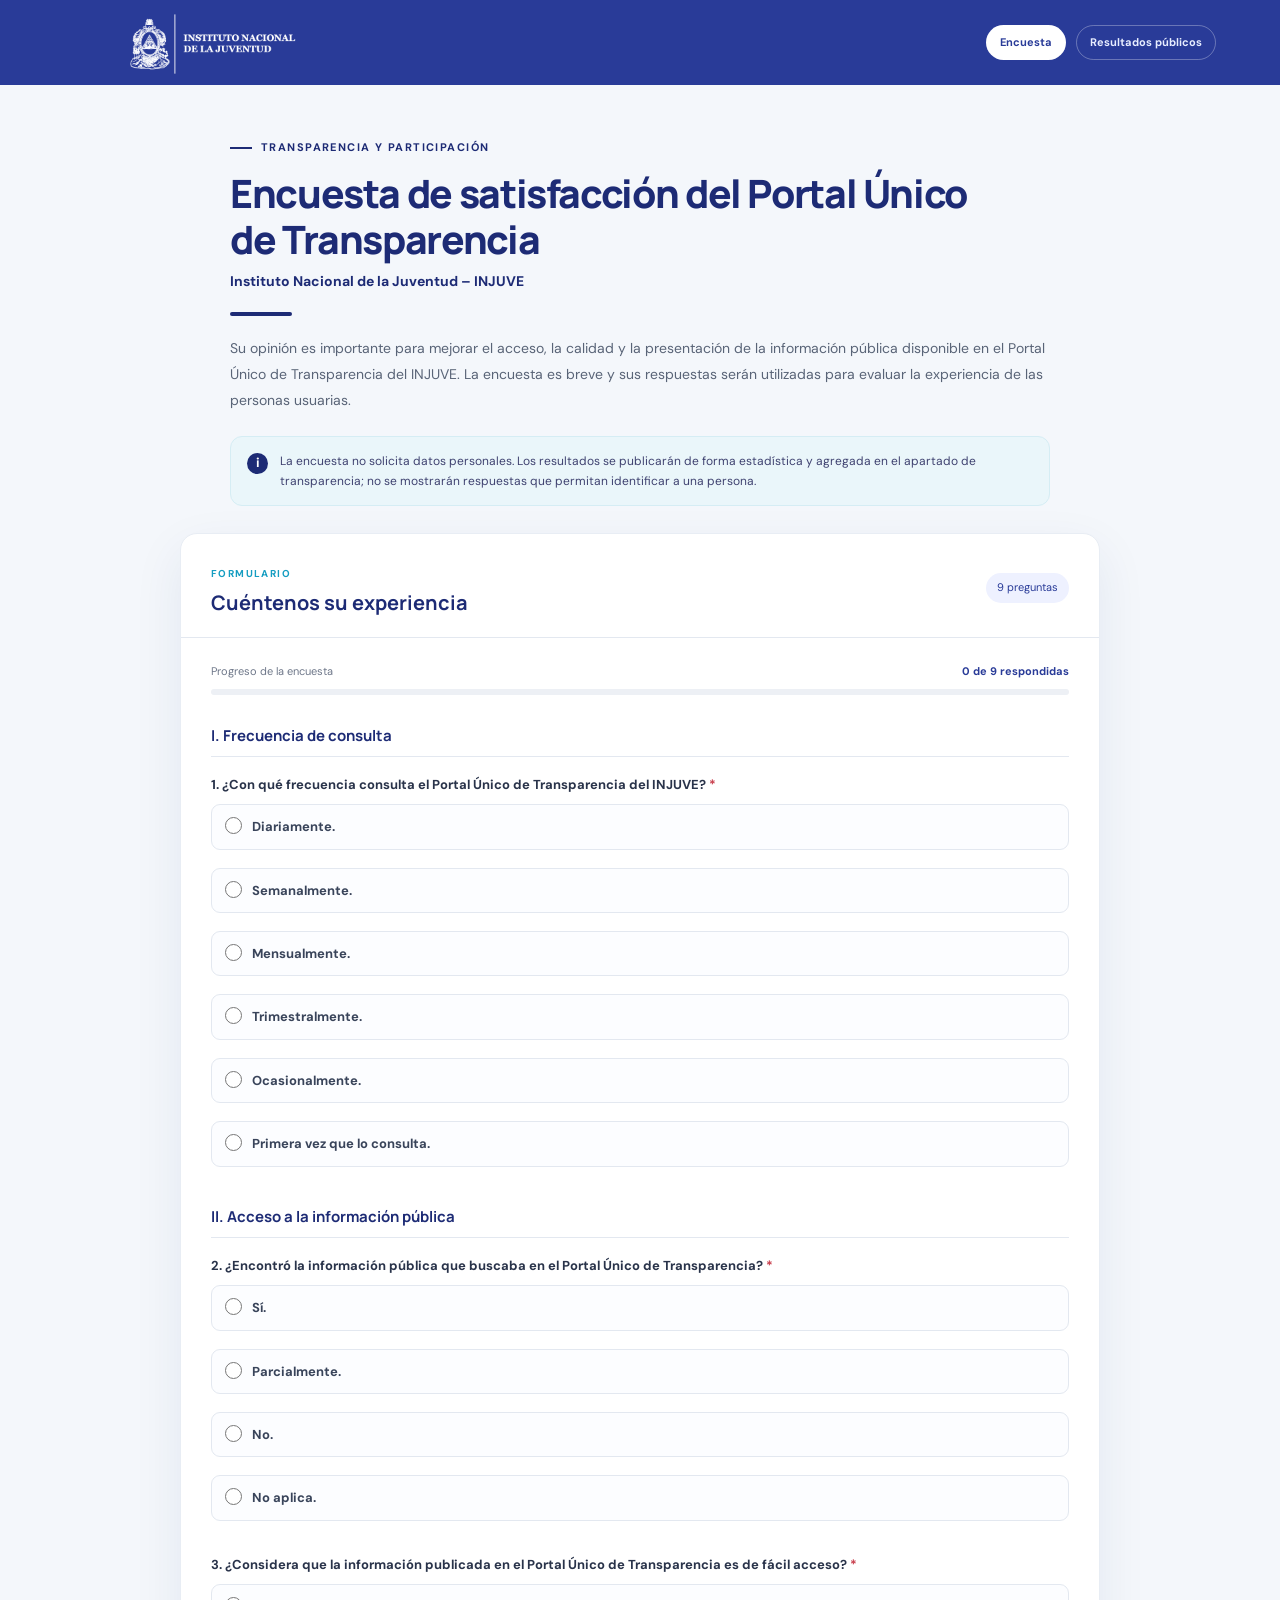
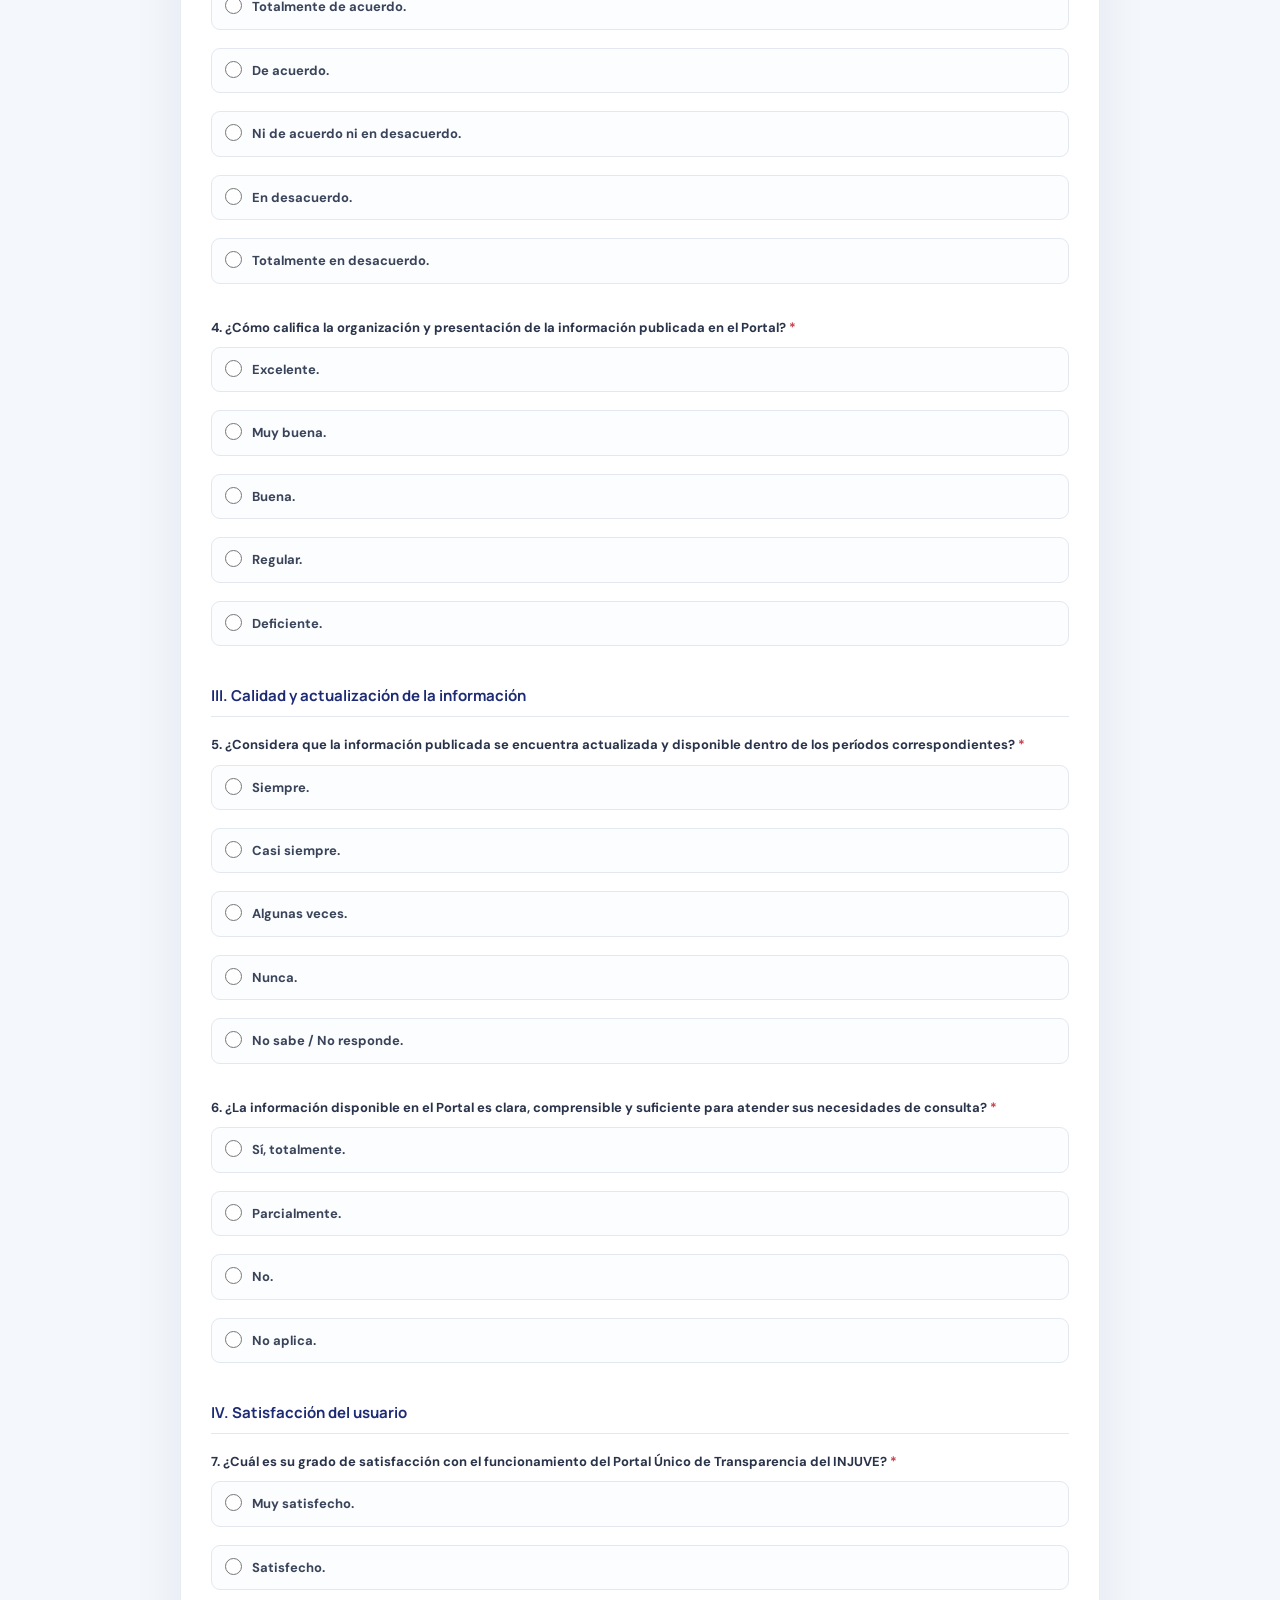
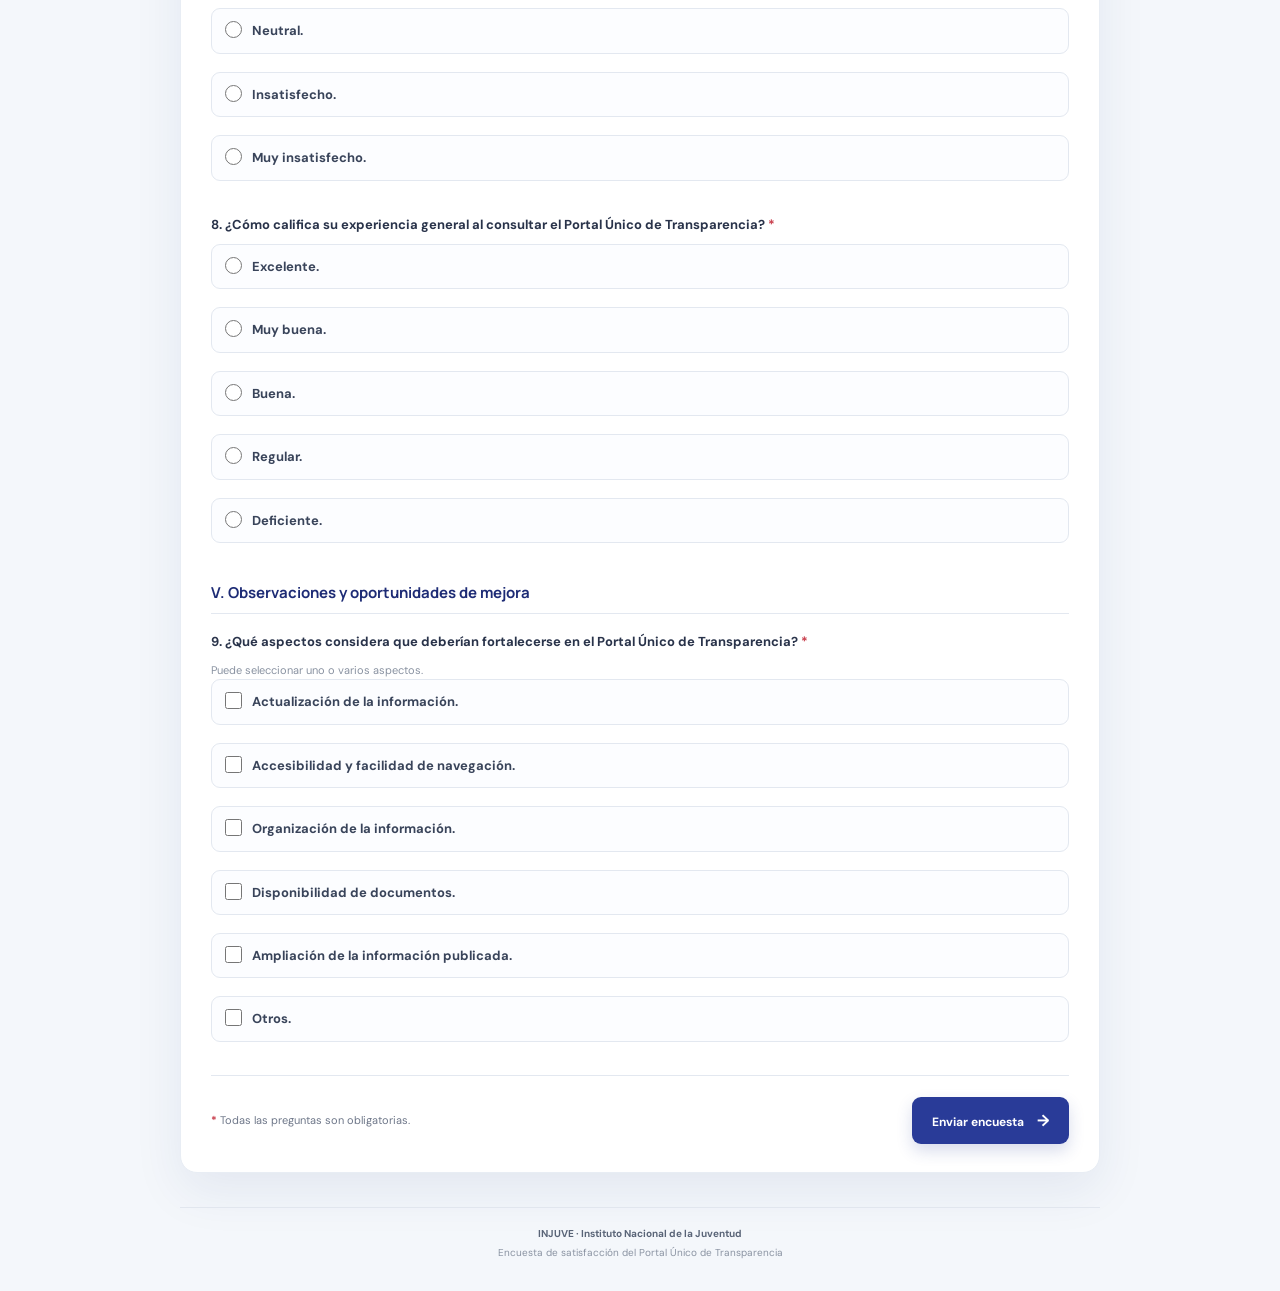
<file: index.html>
<!DOCTYPE html>
<html lang="es"><head><meta charset="UTF-8"><meta name="viewport" content="width=device-width, initial-scale=1.0"><meta name="theme-color" content="#293b98"><meta name="description" content="Encuesta de satisfacción del Portal Único de Transparencia del INJUVE."><title>Encuesta de Satisfacción | INJUVE</title><link rel="stylesheet" href="assets/css/styles.css"></head>
<body><header class="topbar"><div class="brand"><img src="assets/img/logo-injuve.png" alt="Logotipo oficial de INJUVE" class="brand-logo"></div><nav class="nav-links"><a class="active" href="index.html">Encuesta</a><a href="resultados.html">Resultados públicos</a></nav></header>
<main class="page-shell"><section class="intro"><div class="eyebrow"><span></span> TRANSPARENCIA Y PARTICIPACIÓN</div><h1>Encuesta de satisfacción del Portal Único de Transparencia</h1><p class="intro-copy">Instituto Nacional de la Juventud – INJUVE</p><div class="intro-rule"></div><p class="description">Su opinión es importante para mejorar el acceso, la calidad y la presentación de la información pública disponible en el Portal Único de Transparencia del INJUVE. La encuesta es breve y sus respuestas serán utilizadas para evaluar la experiencia de las personas usuarias.</p><div class="notice"><div class="notice-icon" aria-hidden="true">i</div><p>La encuesta no solicita datos personales. Los resultados se publicarán de forma estadística y agregada en el apartado de transparencia; no se mostrarán respuestas que permitan identificar a una persona.</p></div></section>
<section class="form-card" aria-labelledby="form-heading"><div class="form-card-head"><div><span class="section-kicker">FORMULARIO</span><h2 id="form-heading">Cuéntenos su experiencia</h2></div><span class="question-count">9 preguntas</span></div>
<form id="surveyForm" method="POST" action="https://script.google.com/macros/s/https://script.google.com/macros/s/AKfycbzyKXzM-nLs5c52tVpJ90SRfM5Lyy5V9i_lOdRDbBW0lVfuzoaPVBPuuqaRvu1dgXvHAg/exec/exec" target="submitFrame"><div class="progress-area"><div class="progress-label"><span>Progreso de la encuesta</span><strong id="progressText">0 de 9 respondidas</strong></div><div class="progress-track"><div class="progress-fill" id="progressFill"></div></div></div>
<h3 class="group-title">I. Frecuencia de consulta</h3><div class="field"><label>1. ¿Con qué frecuencia consulta el Portal Único de Transparencia del INJUVE? <span class="required-star">*</span></label><div class="choice-list" data-question="q1"><label class="choice"><input type="radio" name="q1" value="Diariamente" required> Diariamente.</label><label class="choice"><input type="radio" name="q1" value="Semanalmente"> Semanalmente.</label><label class="choice"><input type="radio" name="q1" value="Mensualmente"> Mensualmente.</label><label class="choice"><input type="radio" name="q1" value="Trimestralmente"> Trimestralmente.</label><label class="choice"><input type="radio" name="q1" value="Ocasionalmente"> Ocasionalmente.</label><label class="choice"><input type="radio" name="q1" value="Primera vez que lo consulta"> Primera vez que lo consulta.</label></div></div>
<h3 class="group-title">II. Acceso a la información pública</h3>
<div class="field"><label>2. ¿Encontró la información pública que buscaba en el Portal Único de Transparencia? <span class="required-star">*</span></label><div class="choice-list" data-question="q2"><label class="choice"><input type="radio" name="q2" value="Sí" required> Sí.</label><label class="choice"><input type="radio" name="q2" value="Parcialmente"> Parcialmente.</label><label class="choice"><input type="radio" name="q2" value="No"> No.</label><label class="choice"><input type="radio" name="q2" value="No aplica"> No aplica.</label></div></div>
<div class="field"><label>3. ¿Considera que la información publicada en el Portal Único de Transparencia es de fácil acceso? <span class="required-star">*</span></label><div class="choice-list" data-question="q3"><label class="choice"><input type="radio" name="q3" value="Totalmente de acuerdo" required> Totalmente de acuerdo.</label><label class="choice"><input type="radio" name="q3" value="De acuerdo"> De acuerdo.</label><label class="choice"><input type="radio" name="q3" value="Ni de acuerdo ni en desacuerdo"> Ni de acuerdo ni en desacuerdo.</label><label class="choice"><input type="radio" name="q3" value="En desacuerdo"> En desacuerdo.</label><label class="choice"><input type="radio" name="q3" value="Totalmente en desacuerdo"> Totalmente en desacuerdo.</label></div></div>
<div class="field"><label>4. ¿Cómo califica la organización y presentación de la información publicada en el Portal? <span class="required-star">*</span></label><div class="choice-list" data-question="q4"><label class="choice"><input type="radio" name="q4" value="Excelente" required> Excelente.</label><label class="choice"><input type="radio" name="q4" value="Muy buena"> Muy buena.</label><label class="choice"><input type="radio" name="q4" value="Buena"> Buena.</label><label class="choice"><input type="radio" name="q4" value="Regular"> Regular.</label><label class="choice"><input type="radio" name="q4" value="Deficiente"> Deficiente.</label></div></div>
<h3 class="group-title">III. Calidad y actualización de la información</h3>
<div class="field"><label>5. ¿Considera que la información publicada se encuentra actualizada y disponible dentro de los períodos correspondientes? <span class="required-star">*</span></label><div class="choice-list" data-question="q5"><label class="choice"><input type="radio" name="q5" value="Siempre" required> Siempre.</label><label class="choice"><input type="radio" name="q5" value="Casi siempre"> Casi siempre.</label><label class="choice"><input type="radio" name="q5" value="Algunas veces"> Algunas veces.</label><label class="choice"><input type="radio" name="q5" value="Nunca"> Nunca.</label><label class="choice"><input type="radio" name="q5" value="No sabe / No responde"> No sabe / No responde.</label></div></div>
<div class="field"><label>6. ¿La información disponible en el Portal es clara, comprensible y suficiente para atender sus necesidades de consulta? <span class="required-star">*</span></label><div class="choice-list" data-question="q6"><label class="choice"><input type="radio" name="q6" value="Sí, totalmente" required> Sí, totalmente.</label><label class="choice"><input type="radio" name="q6" value="Parcialmente"> Parcialmente.</label><label class="choice"><input type="radio" name="q6" value="No"> No.</label><label class="choice"><input type="radio" name="q6" value="No aplica"> No aplica.</label></div></div>
<h3 class="group-title">IV. Satisfacción del usuario</h3>
<div class="field"><label>7. ¿Cuál es su grado de satisfacción con el funcionamiento del Portal Único de Transparencia del INJUVE? <span class="required-star">*</span></label><div class="choice-list" data-question="q7"><label class="choice"><input type="radio" name="q7" value="Muy satisfecho" required> Muy satisfecho.</label><label class="choice"><input type="radio" name="q7" value="Satisfecho"> Satisfecho.</label><label class="choice"><input type="radio" name="q7" value="Neutral"> Neutral.</label><label class="choice"><input type="radio" name="q7" value="Insatisfecho"> Insatisfecho.</label><label class="choice"><input type="radio" name="q7" value="Muy insatisfecho"> Muy insatisfecho.</label></div></div>
<div class="field"><label>8. ¿Cómo califica su experiencia general al consultar el Portal Único de Transparencia? <span class="required-star">*</span></label><div class="choice-list" data-question="q8"><label class="choice"><input type="radio" name="q8" value="Excelente" required> Excelente.</label><label class="choice"><input type="radio" name="q8" value="Muy buena"> Muy buena.</label><label class="choice"><input type="radio" name="q8" value="Buena"> Buena.</label><label class="choice"><input type="radio" name="q8" value="Regular"> Regular.</label><label class="choice"><input type="radio" name="q8" value="Deficiente"> Deficiente.</label></div></div>
<h3 class="group-title">V. Observaciones y oportunidades de mejora</h3>
<div class="field"><label>9. ¿Qué aspectos considera que deberían fortalecerse en el Portal Único de Transparencia? <span class="required-star">*</span></label><small>Puede seleccionar uno o varios aspectos.</small><div class="choice-list" data-question="q9"><label class="choice"><input type="checkbox" name="q9" value="Actualización de la información"> Actualización de la información.</label><label class="choice"><input type="checkbox" name="q9" value="Accesibilidad y facilidad de navegación"> Accesibilidad y facilidad de navegación.</label><label class="choice"><input type="checkbox" name="q9" value="Organización de la información"> Organización de la información.</label><label class="choice"><input type="checkbox" name="q9" value="Disponibilidad de documentos"> Disponibilidad de documentos.</label><label class="choice"><input type="checkbox" name="q9" value="Ampliación de la información publicada"> Ampliación de la información publicada.</label><label class="choice"><input type="checkbox" name="q9" value="Otros"> Otros.</label></div></div>
<div class="form-footer"><p><span class="required-star">*</span> Todas las preguntas son obligatorias.</p><button type="submit" id="submitButton">Enviar encuesta <span aria-hidden="true">→</span></button></div><p class="form-status" id="formStatus" role="status" aria-live="polite"></p></form><iframe name="submitFrame" id="submitFrame" title="Procesamiento de encuesta" hidden></iframe></section>
<footer class="footer"><div class="footer-line"></div><p><strong>INJUVE · Instituto Nacional de la Juventud</strong></p><p>Encuesta de satisfacción del Portal Único de Transparencia</p></footer></main><script src="assets/js/app.js"></script></body></html>
</file>
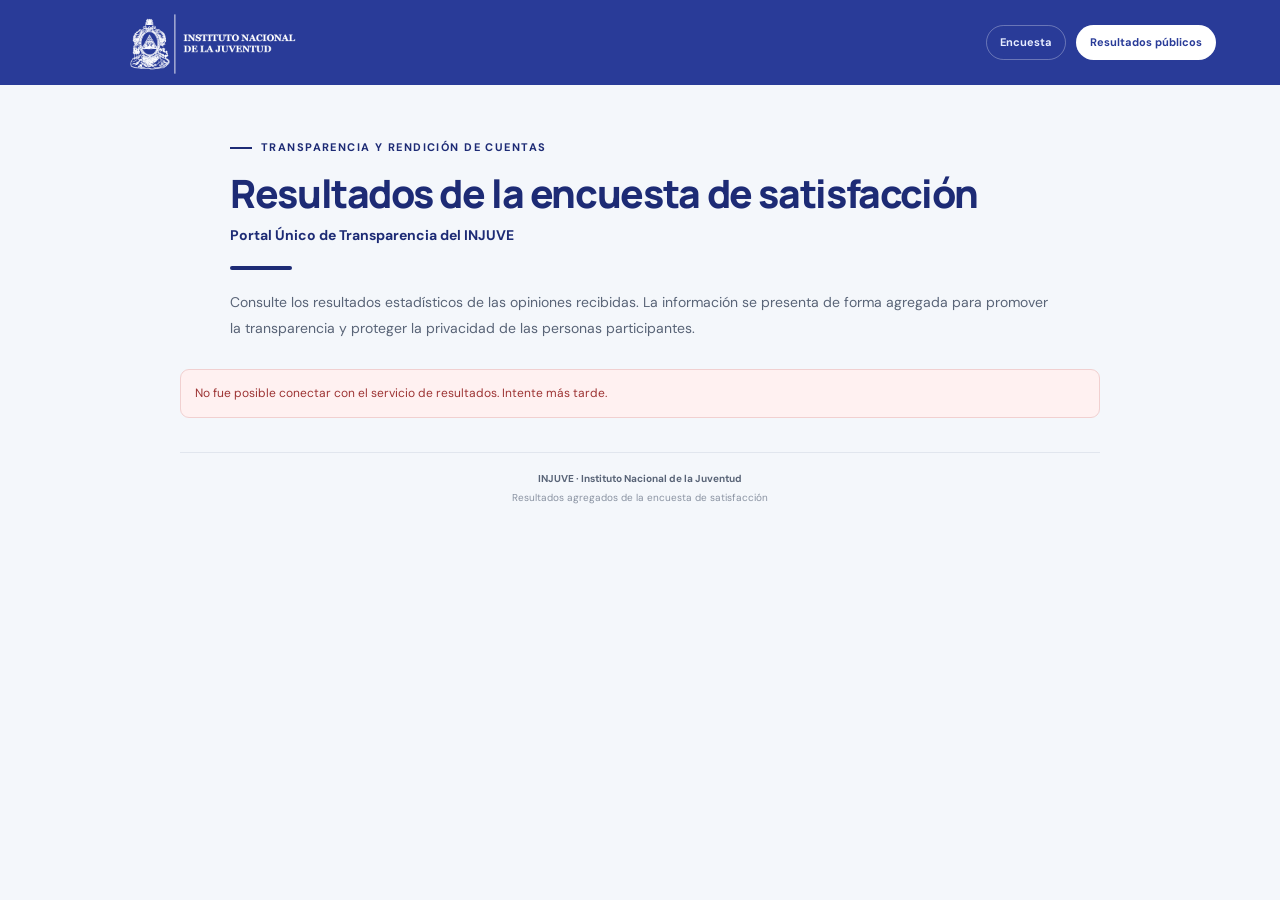
<file: resultados.html>
<!DOCTYPE html><html lang="es"><head><meta charset="UTF-8"><meta name="viewport" content="width=device-width, initial-scale=1.0"><meta name="theme-color" content="#293b98"><meta name="description" content="Resultados públicos agregados de la encuesta de satisfacción del INJUVE."><title>Resultados de la Encuesta | INJUVE</title><link rel="stylesheet" href="assets/css/styles.css"></head><body><header class="topbar"><div class="brand"><img src="assets/img/logo-injuve.png" alt="Logotipo oficial de INJUVE" class="brand-logo"></div><nav class="nav-links"><a href="index.html">Encuesta</a><a class="active" href="resultados.html">Resultados públicos</a></nav></header><main class="page-shell"><section class="intro"><div class="eyebrow"><span></span> TRANSPARENCIA Y RENDICIÓN DE CUENTAS</div><h1>Resultados de la encuesta de satisfacción</h1><p class="intro-copy">Portal Único de Transparencia del INJUVE</p><div class="intro-rule"></div><p class="description">Consulte los resultados estadísticos de las opiniones recibidas. La información se presenta de forma agregada para promover la transparencia y proteger la privacidad de las personas participantes.</p></section><div id="dashboard"><p class="loading">Cargando resultados públicos...</p></div><footer class="footer"><div class="footer-line"></div><p><strong>INJUVE · Instituto Nacional de la Juventud</strong></p><p>Resultados agregados de la encuesta de satisfacción</p></footer></main><script src="assets/js/resultados.js"></script></body></html>
</file>
<file: assets/css/styles.css>
@import url('https://fonts.googleapis.com/css2?family=DM+Sans:wght@400;500;600;700&family=Manrope:wght@500;600;700;800&display=swap');

:root {
  --blue: #293b98;
  --blue-dark: #1d2b75;
  --cyan: #159dc1;
  --cyan-soft: #eaf6fa;
  --ink: #20283b;
  --muted: #6e7789;
  --line: #e3e8f0;
  --page: #f4f7fb;
  --white: #fff;
  --red: #c83d4b;
  --shadow: 0 18px 50px rgba(31, 53, 111, .08);
}
* { box-sizing: border-box; }
body {
  margin: 0; background: var(--page); color: var(--ink);
  font-family: "DM Sans", Arial, sans-serif; line-height: 1.6;
}
.topbar {
    height: 85px;
    min-height: 85px;
    padding: 10px 5%;
    box-sizing: border-box;

    background: #293b98;
    display: flex;
    align-items: center;
    justify-content: space-between;
}
.brand { display: flex; align-items: center; gap: 13px; }
.brand-mark {
  width: 43px; height: 43px; display: grid; place-items: center; border-radius: 11px;
  color: var(--blue); background: white; font: 800 25px Manrope, sans-serif;
}
.brand-name { font: 800 16px Manrope, sans-serif; letter-spacing: .045em; }
.brand-name span { font-weight: 500; opacity: .85; }
.brand-subtitle { font-size: 11px; opacity: .82; letter-spacing: .02em; }
.institution-tag {
  border: 1px solid rgba(255,255,255,.28); border-radius: 30px; padding: 7px 13px;
  font-size: 11px; letter-spacing: .06em; text-transform: uppercase; color: #e7edff;
}
.page-shell { width: min(920px, calc(100% - 36px)); margin: 54px auto 30px; }
.intro { margin: 0 auto 27px; max-width: 820px; }
.eyebrow { color: var(--blue-dark); font-size: 11px; font-weight: 700; letter-spacing: .13em; display: flex; align-items: center; gap: 9px; }
.eyebrow span { width: 22px; height: 2px; background: var(--blue-dark); display: inline-block; }
h1 { font: 800 clamp(28px, 4vw, 39px)/1.18 Manrope, sans-serif; color: var(--blue-dark); margin: 13px 0 8px; max-width: 780px; letter-spacing: -.035em; }
.intro-copy { margin: 0; color: var(--blue-dark); font-weight: 700; font-size: 14px; }
.intro-rule { width: 62px; height: 4px; border-radius: 4px; background: var(--blue-dark); margin: 20px 0; }
.description { color: #596477; max-width: 820px; margin: 0; font-size: 14px; line-height: 1.85; }
.notice {
  margin-top: 22px; background: var(--cyan-soft); border: 1px solid #d5edf4; border-radius: 12px;
  display: flex; gap: 12px; align-items: flex-start; padding: 14px 16px;
}
.notice-icon {
  flex: 0 0 21px; height: 21px; border-radius: 50%; display: grid; place-items: center;
  background: var(--blue-dark); color: white; font-weight: 700; font-size: 13px; margin-top: 2px;
}
.notice p { margin: 0; color: #3f4270; font-size: 12px; line-height: 1.7; }
.form-card {
  background: var(--white); border: 1px solid #e8edf4; border-radius: 17px;
  box-shadow: var(--shadow); overflow: hidden;
}
.form-card-head {
  padding: 25px 30px 21px; border-bottom: 1px solid var(--line);
  display: flex; align-items: center; justify-content: space-between; gap: 12px;
}
.section-kicker { font-size: 10px; color: var(--cyan); font-weight: 700; letter-spacing: .14em; }
h2 { margin: 4px 0 0; font: 700 20px Manrope, sans-serif; color: var(--blue-dark); }
.question-count { font-size: 11px; color: var(--blue); background: #eef1ff; padding: 6px 11px; border-radius: 30px; white-space: nowrap; }
form { padding: 25px 30px 28px; }
.progress-area { margin-bottom: 27px; }
.progress-label { display: flex; justify-content: space-between; gap: 12px; font-size: 11px; color: var(--muted); margin-bottom: 8px; }
.progress-label strong { color: var(--blue); font-weight: 700; }
.progress-track { height: 6px; background: #edf0f5; border-radius: 10px; overflow: hidden; }
.progress-fill { height: 100%; width: 0; background: linear-gradient(90deg, var(--cyan), var(--blue)); border-radius: 10px; transition: width .25s ease; }
.field { margin: 0 0 24px; }
label { display: block; color: #29334a; font-weight: 700; font-size: 13px; line-height: 1.65; margin-bottom: 9px; }
input, textarea {
  width: 100%; border: 1px solid #dce3ed; border-radius: 9px; padding: 13px 14px;
  color: var(--ink); background: #fcfdff; font: 13px "DM Sans", sans-serif;
  outline: none; transition: border .2s, box-shadow .2s, background .2s;
}
input { min-height: 47px; }
textarea { resize: vertical; min-height: 88px; }
input:focus, textarea:focus { border-color: var(--cyan); background: white; box-shadow: 0 0 0 3px rgba(21,157,193,.11); }
input::placeholder, textarea::placeholder { color: #a0a8b6; }
small { display: block; color: #8992a1; font-size: 11px; margin-top: 7px; line-height: 1.6; }
.form-footer { border-top: 1px solid var(--line); padding-top: 21px; margin-top: 8px; display: flex; align-items: center; justify-content: space-between; gap: 16px; }
.form-footer p { margin: 0; color: var(--muted); font-size: 11px; }
.required-star { color: var(--red); font-weight: 800; }
button {
  border: 0; border-radius: 9px; background: var(--blue); color: white; padding: 13px 20px;
  font: 700 12px "DM Sans", sans-serif; cursor: pointer; box-shadow: 0 7px 16px rgba(41,59,152,.18);
  transition: transform .2s, background .2s;
}
button:hover { background: var(--blue-dark); transform: translateY(-1px); }
button:focus-visible { outline: 3px solid rgba(21,157,193,.35); outline-offset: 3px; }
button:disabled { opacity: .65; cursor: not-allowed; transform: none; }
button span { margin-left: 10px; font-size: 16px; }
.form-status { display: none; margin: 17px 0 0; padding: 12px 14px; border-radius: 8px; font-size: 12px; }
.form-status.info { display: block; color: #805d16; background: #fff8e6; border: 1px solid #f2e4bb; }
.footer { text-align: center; margin: 34px 0 20px; color: #8a93a2; font-size: 10px; }
.footer-line { height: 1px; background: #e1e6ee; margin-bottom: 18px; }
.footer p { margin: 3px 0; }
.footer strong { color: #596477; font-weight: 700; }
@media (max-width: 620px) {
  .topbar { padding: 13px 18px; min-height: 72px; }
  .institution-tag { display: none; }
  .page-shell { width: min(100% - 24px, 920px); margin-top: 34px; }
  h1 { font-size: 29px; }
  .form-card-head { padding: 21px 19px 17px; align-items: flex-start; }
  form { padding: 22px 19px 23px; }
  .form-footer { align-items: stretch; flex-direction: column; }
  .form-footer button { width: 100%; }
  .progress-label { font-size: 10px; }
}


.brand-logo {
    width: 300px;
    height: 200px;
    object-fit: contain;
    display: block;
    padding: 0;
    background: transparent;
    border-radius: 0;
    flex-shrink: 0;

    transform: translateY(-8px);
}

.brand {
    display: flex;
    align-items: center;
    height: 100%;
}
/* Extensiones de Encuesta de Satisfacción */
.nav-links{display:flex;gap:10px;align-items:center}
.nav-links a{color:#e7edff;text-decoration:none;font-size:11px;font-weight:700;border:1px solid rgba(255,255,255,.3);border-radius:30px;padding:8px 13px}
.nav-links a.active,.nav-links a:hover{background:#fff;color:var(--blue)}
.group-title{font:700 15px Manrope,sans-serif;color:var(--blue-dark);margin:30px 0 17px;padding-bottom:10px;border-bottom:1px solid var(--line)}
.choice-list{display:grid;gap:9px}
.choice{display:flex;align-items:flex-start;gap:10px;padding:11px 13px;border:1px solid #e3e8f0;border-radius:9px;background:#fcfdff;font-size:13px;color:#39445a;cursor:pointer}
.choice input{width:17px;min-height:17px;height:17px;margin:1px 0 0;accent-color:var(--blue);flex:0 0 auto}
.choice:has(input:checked){border-color:var(--cyan);background:#f1fbfd}
.results-grid{display:grid;grid-template-columns:repeat(2,minmax(0,1fr));gap:16px;margin:22px 0}
.metric{background:#fff;border:1px solid #e8edf4;border-radius:13px;padding:19px;box-shadow:var(--shadow)}
.metric strong{display:block;font:800 30px Manrope,sans-serif;color:var(--blue-dark)}
.metric span{font-size:11px;color:var(--muted)}
.result-card{background:#fff;border:1px solid #e8edf4;border-radius:14px;padding:22px;margin:16px 0;box-shadow:var(--shadow)}
.result-card h3{font:700 16px Manrope,sans-serif;color:var(--blue-dark);margin:0 0 15px}
.result-row{margin:12px 0}.result-meta{display:flex;justify-content:space-between;gap:12px;font-size:12px;color:#4d5870;margin-bottom:6px}.bar{height:9px;border-radius:20px;background:#edf0f5;overflow:hidden}.bar>i{display:block;height:100%;border-radius:20px;background:linear-gradient(90deg,var(--cyan),var(--blue))}
.results-note{font-size:12px;color:var(--muted);line-height:1.7}.loading{padding:22px;text-align:center;color:var(--muted)}.error{padding:14px;background:#fff1f1;border:1px solid #f1d0d0;color:#9d3434;border-radius:9px;font-size:12px}
@media(max-width:620px){.brand-logo{width:230px;height:130px}.nav-links{gap:5px}.nav-links a{font-size:9px;padding:7px 8px}.results-grid{grid-template-columns:1fr}.result-card{padding:17px}}
</file>
